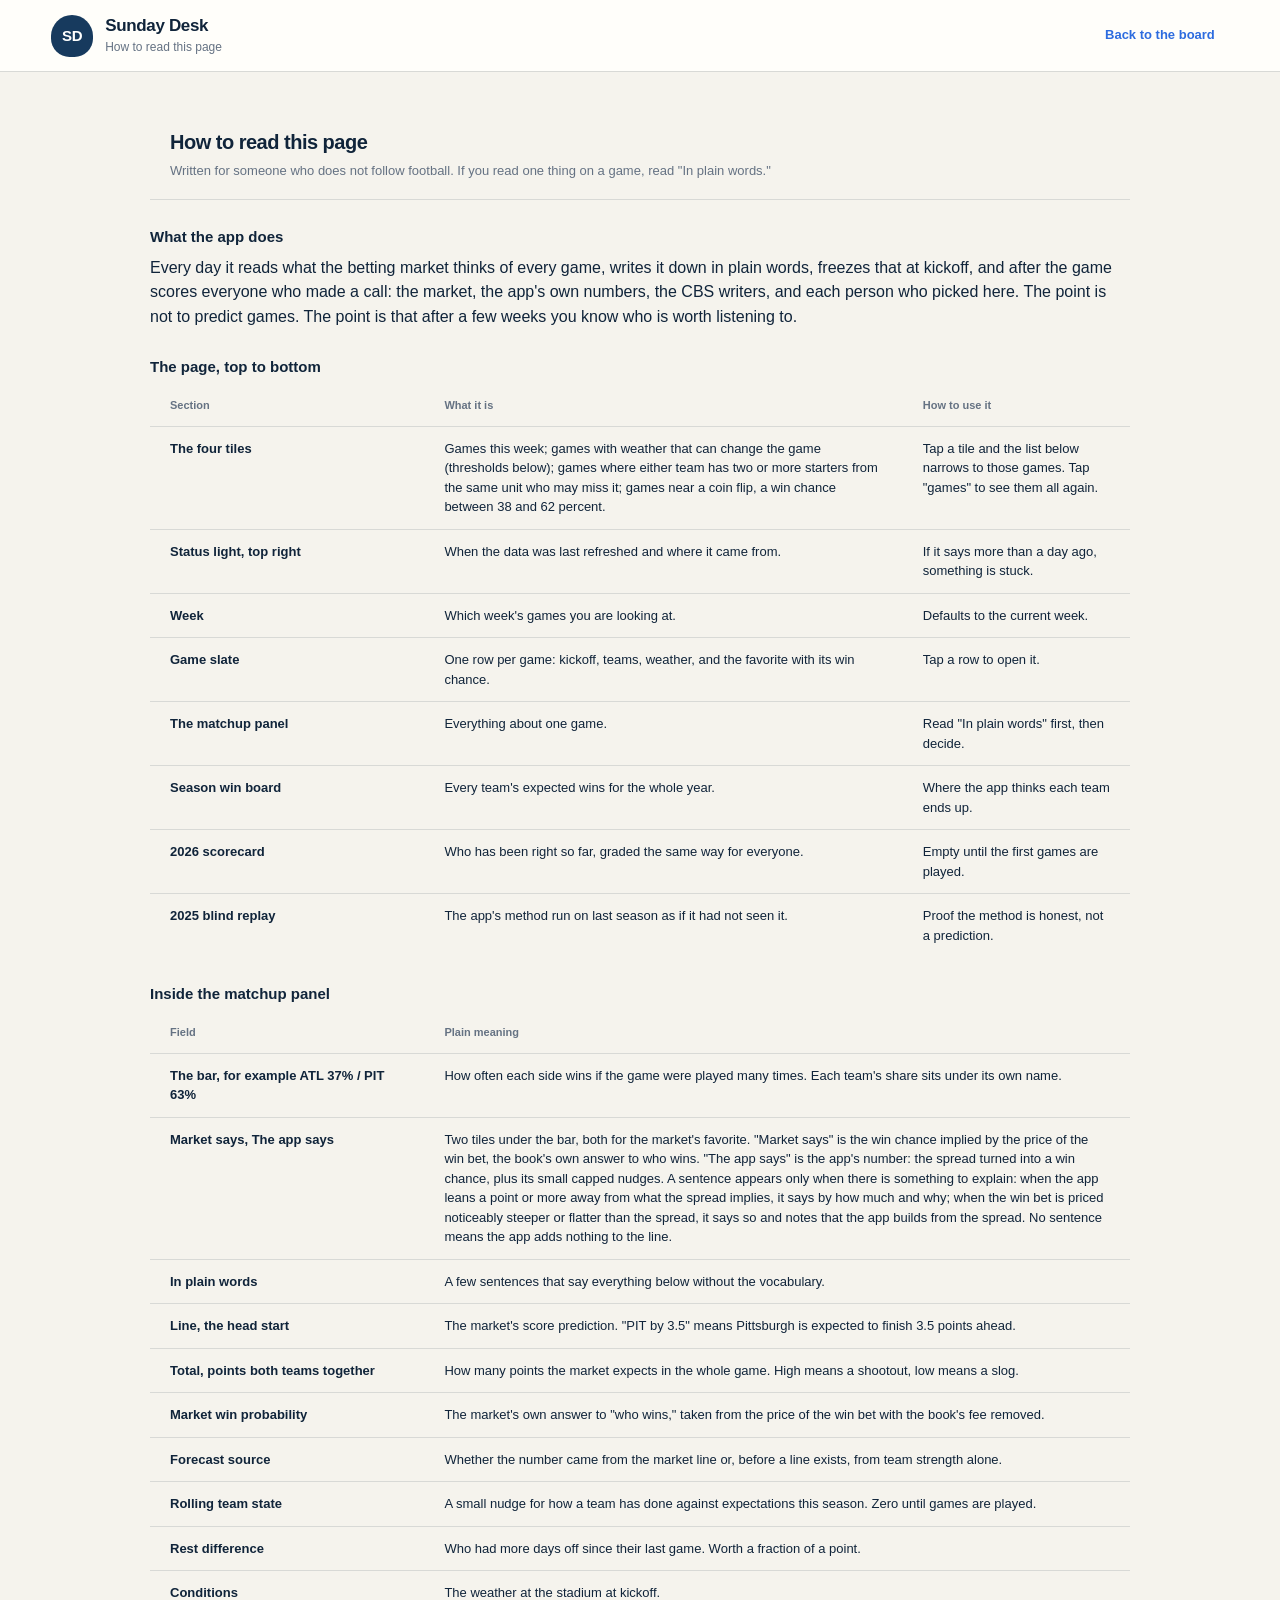
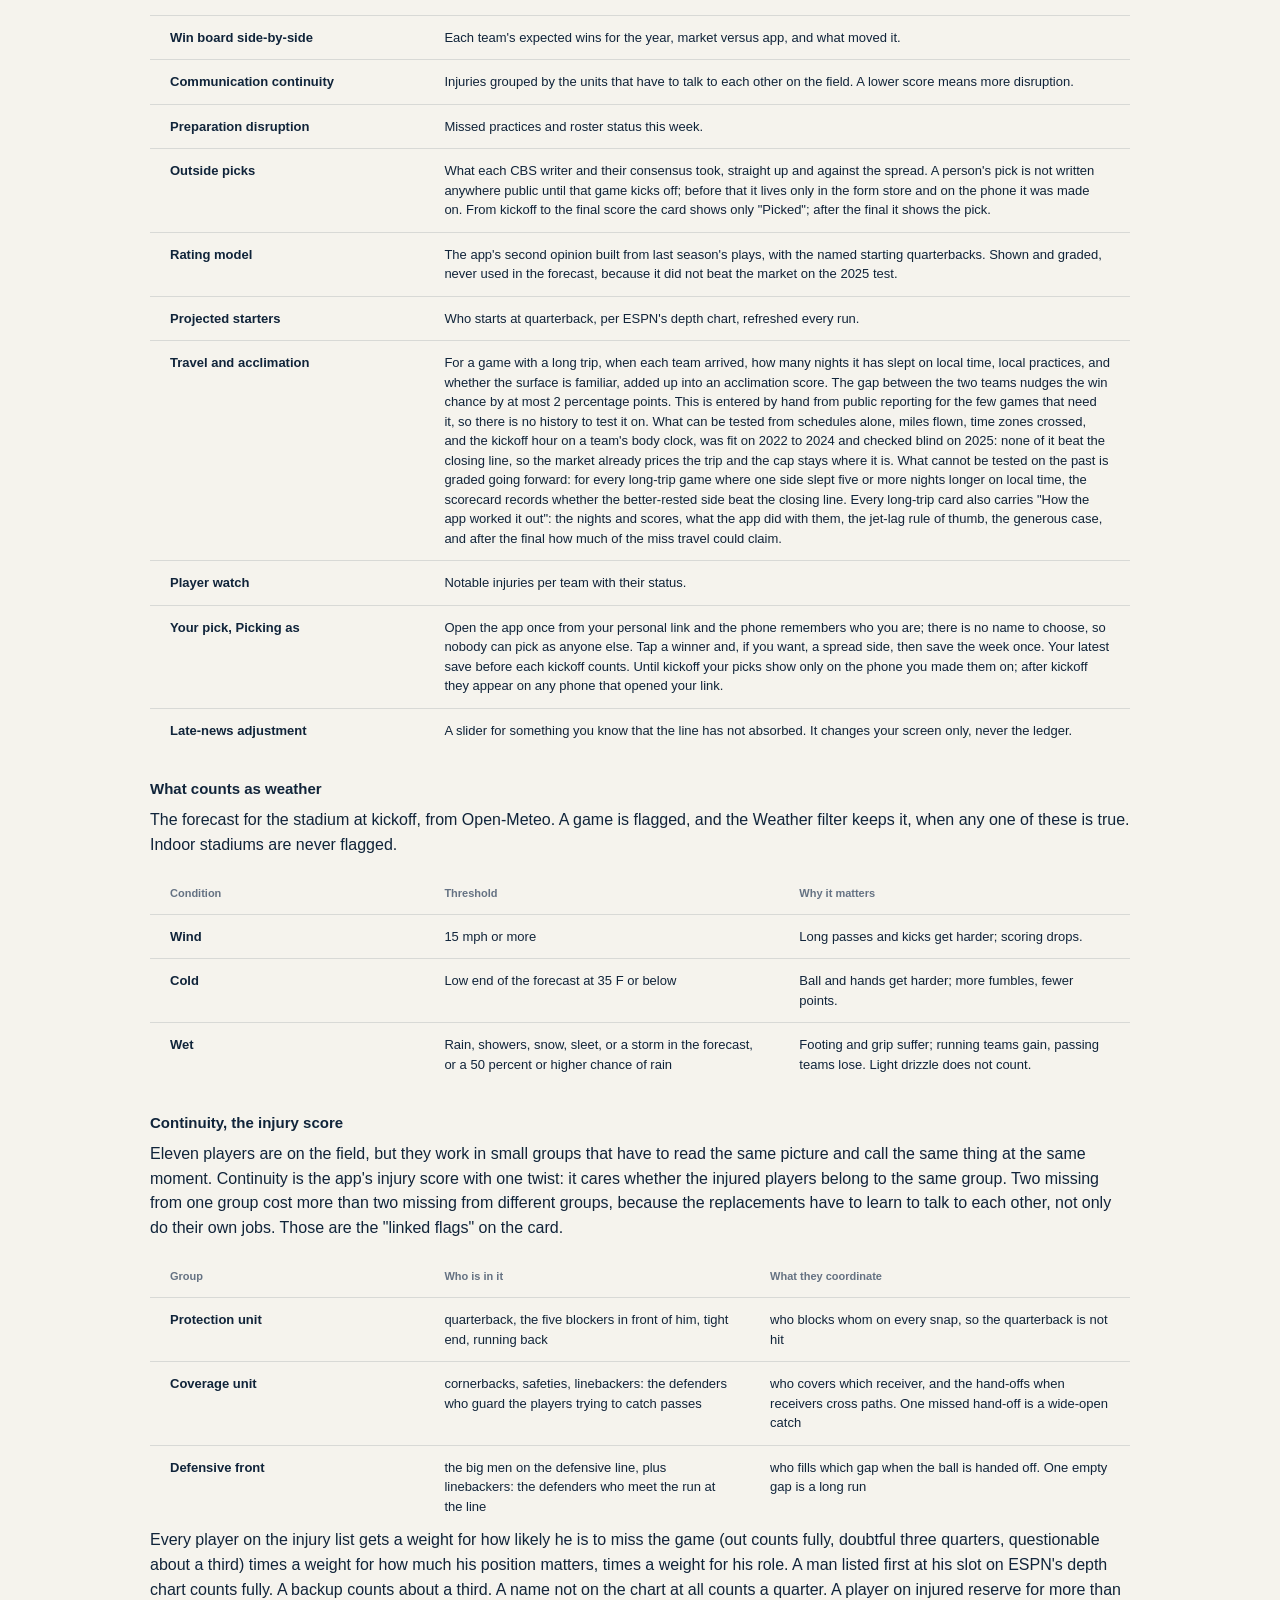
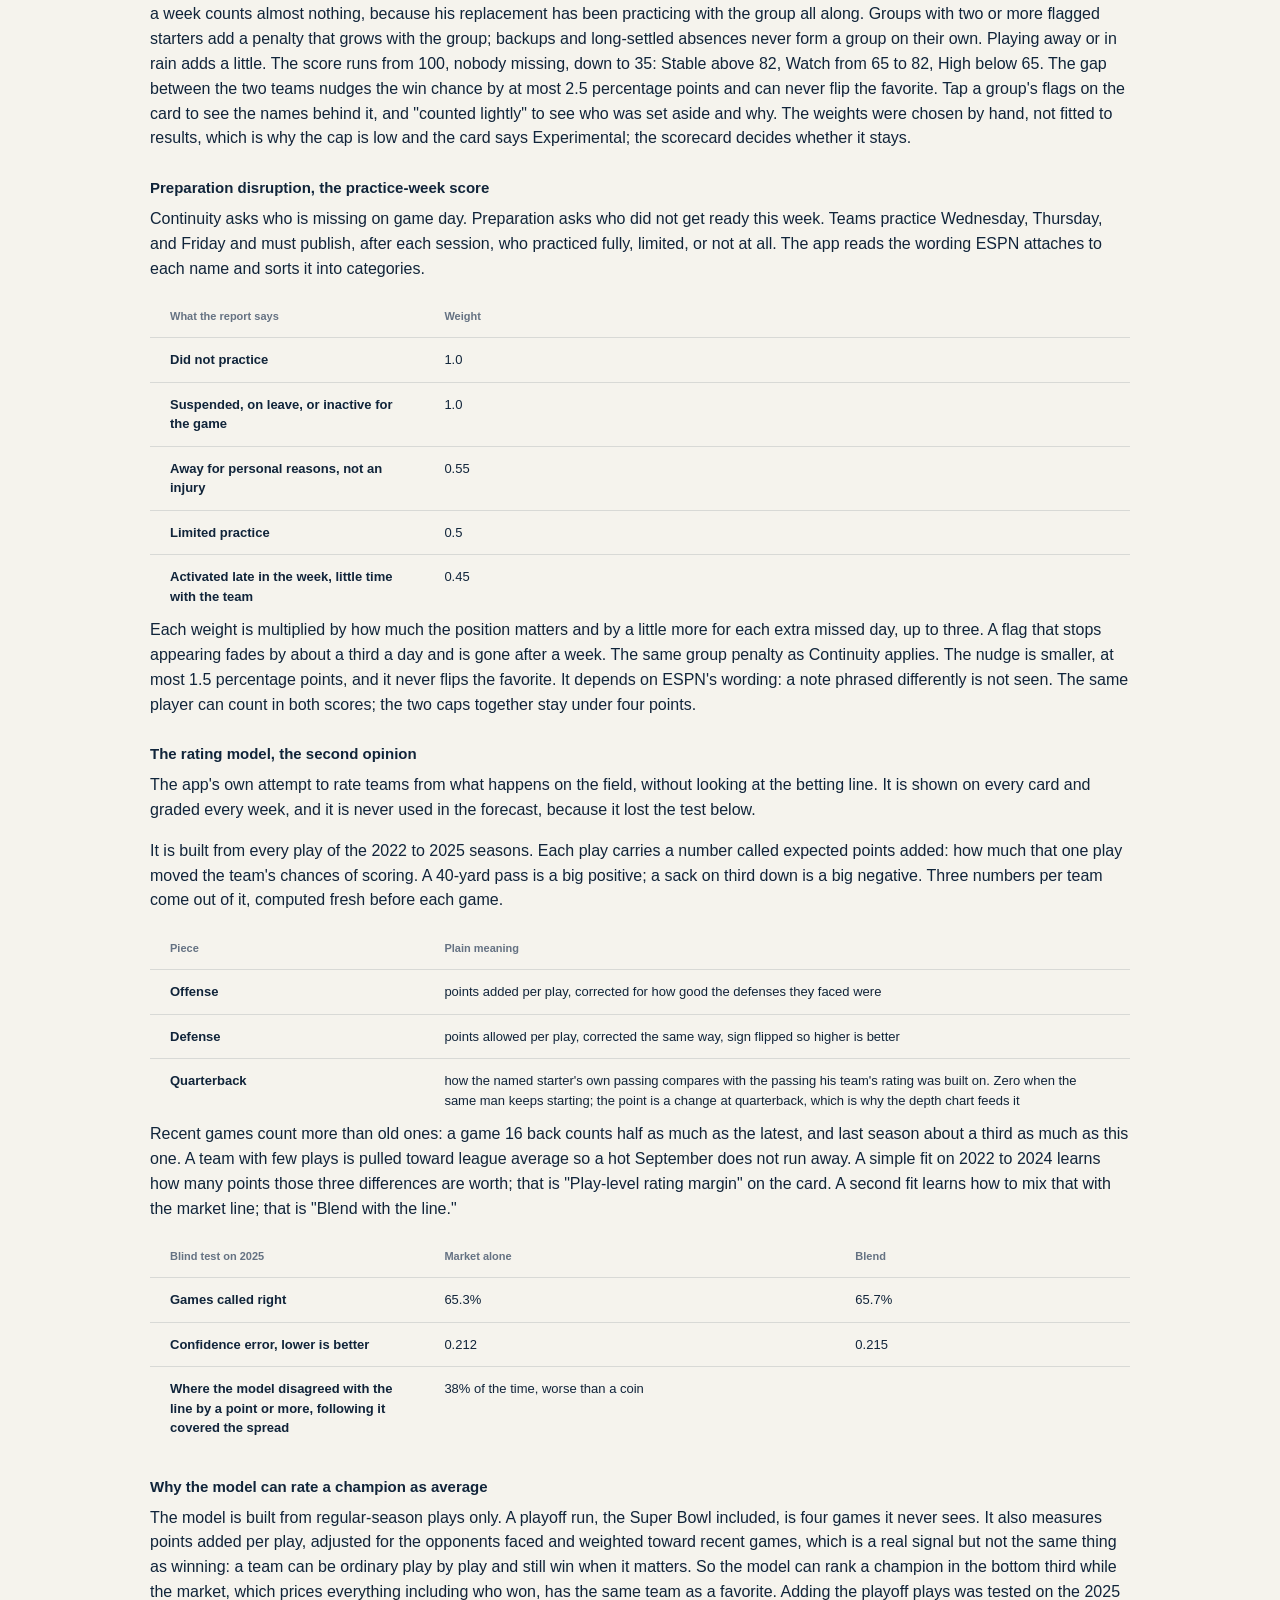
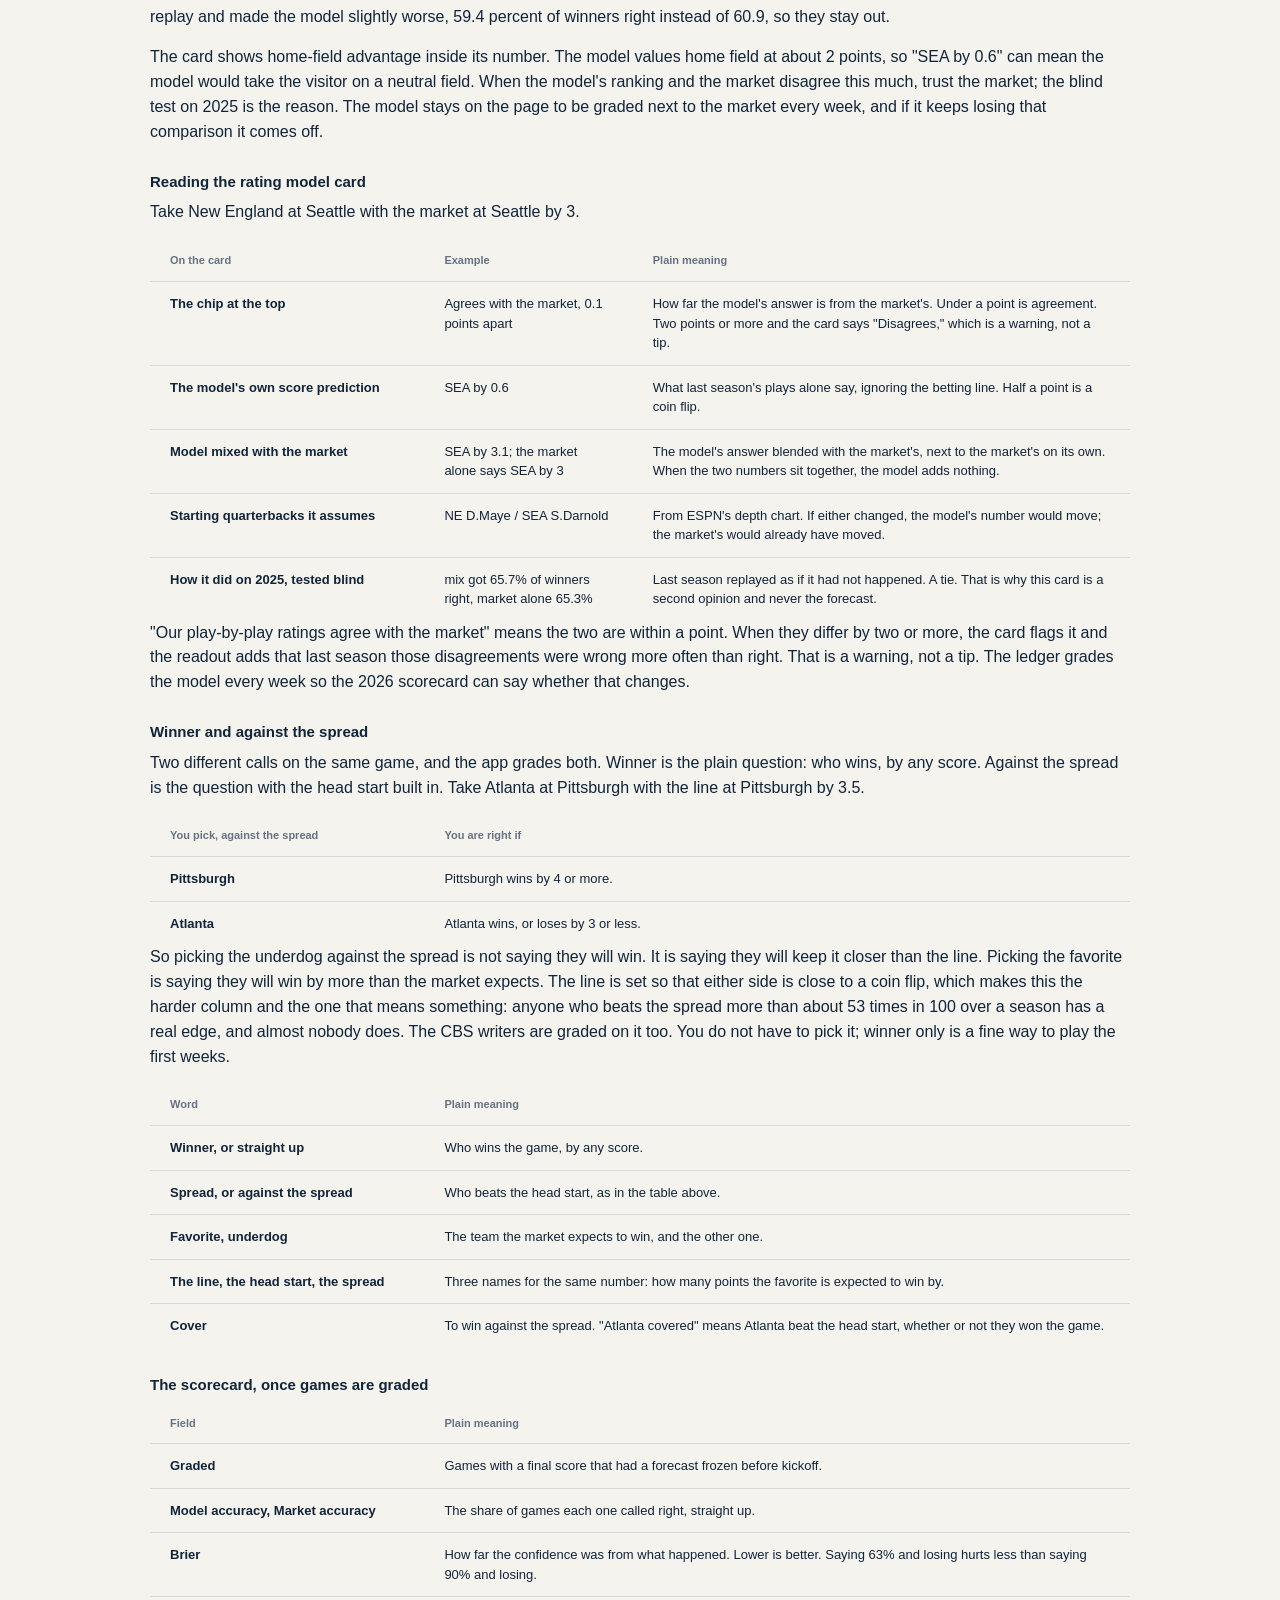
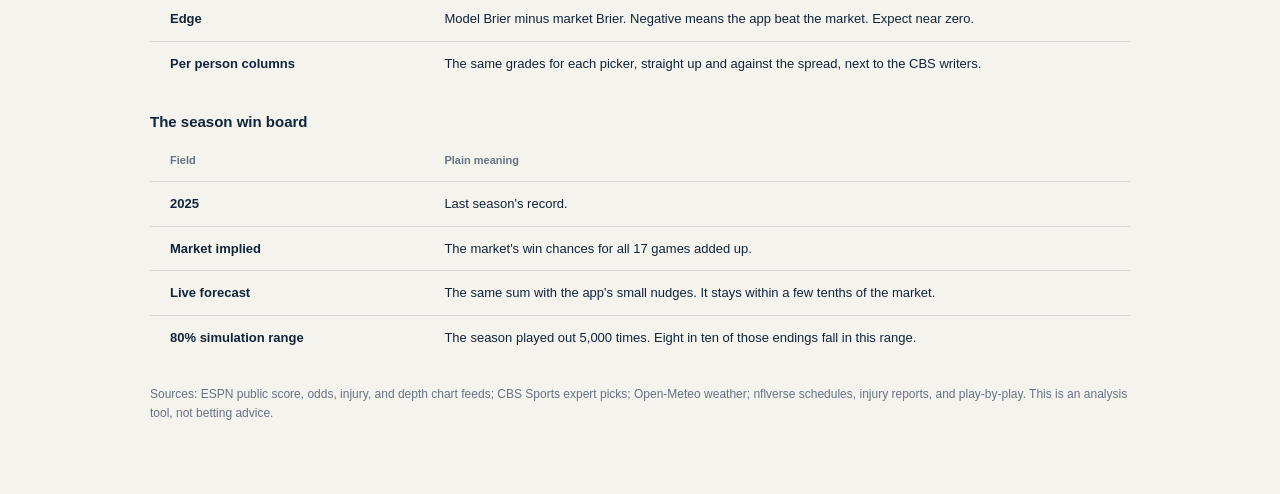
<file: guide.html>
<!doctype html>
<html lang="en">
<head>
  <meta charset="utf-8">
  <meta name="viewport" content="width=device-width, initial-scale=1">
  <meta name="description" content="What Sunday Desk does and what every number on it means, in plain words.">
  <title>How to read Sunday Desk</title>
  <link rel="stylesheet" href="styles.css">
  <link rel="manifest" href="site.webmanifest">
  <link rel="apple-touch-icon" href="icons/icon-180.png">
  <link rel="icon" href="icons/icon-192.png" type="image/png">
  <meta name="theme-color" content="#173a5e">
  <meta name="apple-mobile-web-app-capable" content="yes">
  <meta name="apple-mobile-web-app-title" content="Sunday Desk">
  <meta name="apple-mobile-web-app-status-bar-style" content="default">
</head>
<body class="guide-page">
  <header class="masthead">
    <a class="brand" href="index.html" aria-label="Back to Sunday Desk">
      <span class="brand-mark" aria-hidden="true">SD</span>
      <span>
        <strong>Sunday Desk</strong>
        <small>How to read this page</small>
      </span>
    </a>
    <a class="masthead-link" href="index.html">Back to the board</a>
  </header>
  <main>
    <section class="guide" id="guide" aria-labelledby="guideTitle">
      <div class="section-head">
        <div>
          <h2 id="guideTitle">How to read this page</h2>
          <p>Written for someone who does not follow football. If you read one thing on a game, read "In plain words."</p>
        </div>
      </div>

      <h3>What the app does</h3>
      <p>Every day it reads what the betting market thinks of every game, writes it down in plain words, freezes that at kickoff, and after the game scores everyone who made a call: the market, the app's own numbers, the CBS writers, and each person who picked here. The point is not to predict games. The point is that after a few weeks you know who is worth listening to.</p>

      <h3 id="guide-page">The page, top to bottom</h3>
      <div class="table-wrap"><table class="guide-table">
        <thead><tr><th scope="col">Section</th><th scope="col">What it is</th><th scope="col">How to use it</th></tr></thead>
        <tbody>
          <tr><td>The four tiles</td><td>Games this week; games with weather that can change the game (thresholds below); games where either team has two or more starters from the same unit who may miss it; games near a coin flip, a win chance between 38 and 62 percent.</td><td>Tap a tile and the list below narrows to those games. Tap "games" to see them all again.</td></tr>
          <tr><td>Status light, top right</td><td>When the data was last refreshed and where it came from.</td><td>If it says more than a day ago, something is stuck.</td></tr>
          <tr><td>Week</td><td>Which week's games you are looking at.</td><td>Defaults to the current week.</td></tr>
          <tr><td>Game slate</td><td>One row per game: kickoff, teams, weather, and the favorite with its win chance.</td><td>Tap a row to open it.</td></tr>
          <tr><td>The matchup panel</td><td>Everything about one game.</td><td>Read "In plain words" first, then decide.</td></tr>
          <tr><td>Season win board</td><td>Every team's expected wins for the whole year.</td><td>Where the app thinks each team ends up.</td></tr>
          <tr><td>2026 scorecard</td><td>Who has been right so far, graded the same way for everyone.</td><td>Empty until the first games are played.</td></tr>
          <tr><td>2025 blind replay</td><td>The app's method run on last season as if it had not seen it.</td><td>Proof the method is honest, not a prediction.</td></tr>
        </tbody>
      </table></div>

      <h3 id="guide-matchup">Inside the matchup panel</h3>
      <div class="table-wrap"><table class="guide-table">
        <thead><tr><th scope="col">Field</th><th scope="col">Plain meaning</th></tr></thead>
        <tbody>
          <tr><td>The bar, for example ATL 37% / PIT 63%</td><td>How often each side wins if the game were played many times. Each team's share sits under its own name.</td></tr>
          <tr><td>Market says, The app says</td><td>Two tiles under the bar, both for the market's favorite. "Market says" is the win chance implied by the price of the win bet, the book's own answer to who wins. "The app says" is the app's number: the spread turned into a win chance, plus its small capped nudges. A sentence appears only when there is something to explain: when the app leans a point or more away from what the spread implies, it says by how much and why; when the win bet is priced noticeably steeper or flatter than the spread, it says so and notes that the app builds from the spread. No sentence means the app adds nothing to the line.</td></tr>
          <tr><td>In plain words</td><td>A few sentences that say everything below without the vocabulary.</td></tr>
          <tr><td>Line, the head start</td><td>The market's score prediction. "PIT by 3.5" means Pittsburgh is expected to finish 3.5 points ahead.</td></tr>
          <tr><td>Total, points both teams together</td><td>How many points the market expects in the whole game. High means a shootout, low means a slog.</td></tr>
          <tr><td>Market win probability</td><td>The market's own answer to "who wins," taken from the price of the win bet with the book's fee removed.</td></tr>
          <tr><td>Forecast source</td><td>Whether the number came from the market line or, before a line exists, from team strength alone.</td></tr>
          <tr><td>Rolling team state</td><td>A small nudge for how a team has done against expectations this season. Zero until games are played.</td></tr>
          <tr><td>Rest difference</td><td>Who had more days off since their last game. Worth a fraction of a point.</td></tr>
          <tr><td>Conditions</td><td>The weather at the stadium at kickoff.</td></tr>
          <tr><td>Win board side-by-side</td><td>Each team's expected wins for the year, market versus app, and what moved it.</td></tr>
          <tr><td>Communication continuity</td><td>Injuries grouped by the units that have to talk to each other on the field. A lower score means more disruption.</td></tr>
          <tr><td>Preparation disruption</td><td>Missed practices and roster status this week.</td></tr>
          <tr><td>Outside picks</td><td>What each CBS writer and their consensus took, straight up and against the spread. A person&#39;s pick is not written anywhere public until that game kicks off; before that it lives only in the form store and on the phone it was made on. From kickoff to the final score the card shows only "Picked"; after the final it shows the pick.</td></tr>
          <tr><td>Rating model</td><td>The app's second opinion built from last season's plays, with the named starting quarterbacks. Shown and graded, never used in the forecast, because it did not beat the market on the 2025 test.</td></tr>
          <tr><td>Projected starters</td><td>Who starts at quarterback, per ESPN's depth chart, refreshed every run.</td></tr>
          <tr><td>Travel and acclimation</td><td>For a game with a long trip, when each team arrived, how many nights it has slept on local time, local practices, and whether the surface is familiar, added up into an acclimation score. The gap between the two teams nudges the win chance by at most 2 percentage points. This is entered by hand from public reporting for the few games that need it, so there is no history to test it on. What can be tested from schedules alone, miles flown, time zones crossed, and the kickoff hour on a team's body clock, was fit on 2022 to 2024 and checked blind on 2025: none of it beat the closing line, so the market already prices the trip and the cap stays where it is. What cannot be tested on the past is graded going forward: for every long-trip game where one side slept five or more nights longer on local time, the scorecard records whether the better-rested side beat the closing line. Every long-trip card also carries "How the app worked it out": the nights and scores, what the app did with them, the jet-lag rule of thumb, the generous case, and after the final how much of the miss travel could claim.</td></tr>
          <tr><td>Player watch</td><td>Notable injuries per team with their status.</td></tr>
          <tr><td>Your pick, Picking as</td><td>Open the app once from your personal link and the phone remembers who you are; there is no name to choose, so nobody can pick as anyone else. Tap a winner and, if you want, a spread side, then save the week once. Your latest save before each kickoff counts. Until kickoff your picks show only on the phone you made them on; after kickoff they appear on any phone that opened your link.</td></tr>
          <tr><td>Late-news adjustment</td><td>A slider for something you know that the line has not absorbed. It changes your screen only, never the ledger.</td></tr>
        </tbody>
      </table></div>

      <h3 id="guide-weather">What counts as weather</h3>
      <p>The forecast for the stadium at kickoff, from Open-Meteo. A game is flagged, and the Weather filter keeps it, when any one of these is true. Indoor stadiums are never flagged.</p>
      <div class="table-wrap"><table class="guide-table">
        <thead><tr><th scope="col">Condition</th><th scope="col">Threshold</th><th scope="col">Why it matters</th></tr></thead>
        <tbody>
          <tr><td>Wind</td><td>15 mph or more</td><td>Long passes and kicks get harder; scoring drops.</td></tr>
          <tr><td>Cold</td><td>Low end of the forecast at 35 F or below</td><td>Ball and hands get harder; more fumbles, fewer points.</td></tr>
          <tr><td>Wet</td><td>Rain, showers, snow, sleet, or a storm in the forecast, or a 50 percent or higher chance of rain</td><td>Footing and grip suffer; running teams gain, passing teams lose. Light drizzle does not count.</td></tr>
        </tbody>
      </table></div>

      <h3 id="guide-continuity">Continuity, the injury score</h3>
      <p>Eleven players are on the field, but they work in small groups that have to read the same picture and call the same thing at the same moment. Continuity is the app's injury score with one twist: it cares whether the injured players belong to the same group. Two missing from one group cost more than two missing from different groups, because the replacements have to learn to talk to each other, not only do their own jobs. Those are the "linked flags" on the card.</p>
      <div class="table-wrap"><table class="guide-table">
        <thead><tr><th scope="col">Group</th><th scope="col">Who is in it</th><th scope="col">What they coordinate</th></tr></thead>
        <tbody>
          <tr><td>Protection unit</td><td>quarterback, the five blockers in front of him, tight end, running back</td><td>who blocks whom on every snap, so the quarterback is not hit</td></tr>
          <tr><td>Coverage unit</td><td>cornerbacks, safeties, linebackers: the defenders who guard the players trying to catch passes</td><td>who covers which receiver, and the hand-offs when receivers cross paths. One missed hand-off is a wide-open catch</td></tr>
          <tr><td>Defensive front</td><td>the big men on the defensive line, plus linebackers: the defenders who meet the run at the line</td><td>who fills which gap when the ball is handed off. One empty gap is a long run</td></tr>
        </tbody>
      </table></div>
      <p>Every player on the injury list gets a weight for how likely he is to miss the game (out counts fully, doubtful three quarters, questionable about a third) times a weight for how much his position matters, times a weight for his role. A man listed first at his slot on ESPN's depth chart counts fully. A backup counts about a third. A name not on the chart at all counts a quarter. A player on injured reserve for more than a week counts almost nothing, because his replacement has been practicing with the group all along. Groups with two or more flagged starters add a penalty that grows with the group; backups and long-settled absences never form a group on their own. Playing away or in rain adds a little. The score runs from 100, nobody missing, down to 35: Stable above 82, Watch from 65 to 82, High below 65. The gap between the two teams nudges the win chance by at most 2.5 percentage points and can never flip the favorite. Tap a group's flags on the card to see the names behind it, and "counted lightly" to see who was set aside and why. The weights were chosen by hand, not fitted to results, which is why the cap is low and the card says Experimental; the scorecard decides whether it stays.</p>

      <h3 id="guide-preparation">Preparation disruption, the practice-week score</h3>
      <p>Continuity asks who is missing on game day. Preparation asks who did not get ready this week. Teams practice Wednesday, Thursday, and Friday and must publish, after each session, who practiced fully, limited, or not at all. The app reads the wording ESPN attaches to each name and sorts it into categories.</p>
      <div class="table-wrap"><table class="guide-table">
        <thead><tr><th scope="col">What the report says</th><th scope="col">Weight</th></tr></thead>
        <tbody>
          <tr><td>Did not practice</td><td>1.0</td></tr>
          <tr><td>Suspended, on leave, or inactive for the game</td><td>1.0</td></tr>
          <tr><td>Away for personal reasons, not an injury</td><td>0.55</td></tr>
          <tr><td>Limited practice</td><td>0.5</td></tr>
          <tr><td>Activated late in the week, little time with the team</td><td>0.45</td></tr>
        </tbody>
      </table></div>
      <p>Each weight is multiplied by how much the position matters and by a little more for each extra missed day, up to three. A flag that stops appearing fades by about a third a day and is gone after a week. The same group penalty as Continuity applies. The nudge is smaller, at most 1.5 percentage points, and it never flips the favorite. It depends on ESPN's wording: a note phrased differently is not seen. The same player can count in both scores; the two caps together stay under four points.</p>

      <h3 id="guide-rating">The rating model, the second opinion</h3>
      <p>The app's own attempt to rate teams from what happens on the field, without looking at the betting line. It is shown on every card and graded every week, and it is never used in the forecast, because it lost the test below.</p>
      <p>It is built from every play of the 2022 to 2025 seasons. Each play carries a number called expected points added: how much that one play moved the team's chances of scoring. A 40-yard pass is a big positive; a sack on third down is a big negative. Three numbers per team come out of it, computed fresh before each game.</p>
      <div class="table-wrap"><table class="guide-table">
        <thead><tr><th scope="col">Piece</th><th scope="col">Plain meaning</th></tr></thead>
        <tbody>
          <tr><td>Offense</td><td>points added per play, corrected for how good the defenses they faced were</td></tr>
          <tr><td>Defense</td><td>points allowed per play, corrected the same way, sign flipped so higher is better</td></tr>
          <tr><td>Quarterback</td><td>how the named starter's own passing compares with the passing his team's rating was built on. Zero when the same man keeps starting; the point is a change at quarterback, which is why the depth chart feeds it</td></tr>
        </tbody>
      </table></div>
      <p>Recent games count more than old ones: a game 16 back counts half as much as the latest, and last season about a third as much as this one. A team with few plays is pulled toward league average so a hot September does not run away. A simple fit on 2022 to 2024 learns how many points those three differences are worth; that is "Play-level rating margin" on the card. A second fit learns how to mix that with the market line; that is "Blend with the line."</p>
      <div class="table-wrap"><table class="guide-table">
        <thead><tr><th scope="col">Blind test on 2025</th><th scope="col">Market alone</th><th scope="col">Blend</th></tr></thead>
        <tbody>
          <tr><td>Games called right</td><td>65.3%</td><td>65.7%</td></tr>
          <tr><td>Confidence error, lower is better</td><td>0.212</td><td>0.215</td></tr>
          <tr><td>Where the model disagreed with the line by a point or more, following it covered the spread</td><td colspan="2">38% of the time, worse than a coin</td></tr>
        </tbody>
      </table></div>
      <h3 id="guide-rating-limits">Why the model can rate a champion as average</h3>
      <p>The model is built from regular-season plays only. A playoff run, the Super Bowl included, is four games it never sees. It also measures points added per play, adjusted for the opponents faced and weighted toward recent games, which is a real signal but not the same thing as winning: a team can be ordinary play by play and still win when it matters. So the model can rank a champion in the bottom third while the market, which prices everything including who won, has the same team as a favorite. Adding the playoff plays was tested on the 2025 replay and made the model slightly worse, 59.4 percent of winners right instead of 60.9, so they stay out.</p>
      <p>The card shows home-field advantage inside its number. The model values home field at about 2 points, so "SEA by 0.6" can mean the model would take the visitor on a neutral field. When the model's ranking and the market disagree this much, trust the market; the blind test on 2025 is the reason. The model stays on the page to be graded next to the market every week, and if it keeps losing that comparison it comes off.</p>

      <h3 id="guide-rating-card">Reading the rating model card</h3>
      <p>Take New England at Seattle with the market at Seattle by 3.</p>
      <div class="table-wrap"><table class="guide-table">
        <thead><tr><th scope="col">On the card</th><th scope="col">Example</th><th scope="col">Plain meaning</th></tr></thead>
        <tbody>
          <tr><td>The chip at the top</td><td>Agrees with the market, 0.1 points apart</td><td>How far the model's answer is from the market's. Under a point is agreement. Two points or more and the card says "Disagrees," which is a warning, not a tip.</td></tr>
          <tr><td>The model's own score prediction</td><td>SEA by 0.6</td><td>What last season's plays alone say, ignoring the betting line. Half a point is a coin flip.</td></tr>
          <tr><td>Model mixed with the market</td><td>SEA by 3.1; the market alone says SEA by 3</td><td>The model's answer blended with the market's, next to the market's on its own. When the two numbers sit together, the model adds nothing.</td></tr>
          <tr><td>Starting quarterbacks it assumes</td><td>NE D.Maye / SEA S.Darnold</td><td>From ESPN's depth chart. If either changed, the model's number would move; the market's would already have moved.</td></tr>
          <tr><td>How it did on 2025, tested blind</td><td>mix got 65.7% of winners right, market alone 65.3%</td><td>Last season replayed as if it had not happened. A tie. That is why this card is a second opinion and never the forecast.</td></tr>
        </tbody>
      </table></div>
      <p>"Our play-by-play ratings agree with the market" means the two are within a point. When they differ by two or more, the card flags it and the readout adds that last season those disagreements were wrong more often than right. That is a warning, not a tip. The ledger grades the model every week so the 2026 scorecard can say whether that changes.</p>

      <h3 id="guide-words">Winner and against the spread</h3>
      <p>Two different calls on the same game, and the app grades both. Winner is the plain question: who wins, by any score. Against the spread is the question with the head start built in. Take Atlanta at Pittsburgh with the line at Pittsburgh by 3.5.</p>
      <div class="table-wrap"><table class="guide-table">
        <thead><tr><th scope="col">You pick, against the spread</th><th scope="col">You are right if</th></tr></thead>
        <tbody>
          <tr><td>Pittsburgh</td><td>Pittsburgh wins by 4 or more.</td></tr>
          <tr><td>Atlanta</td><td>Atlanta wins, or loses by 3 or less.</td></tr>
        </tbody>
      </table></div>
      <p>So picking the underdog against the spread is not saying they will win. It is saying they will keep it closer than the line. Picking the favorite is saying they will win by more than the market expects. The line is set so that either side is close to a coin flip, which makes this the harder column and the one that means something: anyone who beats the spread more than about 53 times in 100 over a season has a real edge, and almost nobody does. The CBS writers are graded on it too. You do not have to pick it; winner only is a fine way to play the first weeks.</p>
      <div class="table-wrap"><table class="guide-table">
        <thead><tr><th scope="col">Word</th><th scope="col">Plain meaning</th></tr></thead>
        <tbody>
          <tr><td>Winner, or straight up</td><td>Who wins the game, by any score.</td></tr>
          <tr><td>Spread, or against the spread</td><td>Who beats the head start, as in the table above.</td></tr>
          <tr><td>Favorite, underdog</td><td>The team the market expects to win, and the other one.</td></tr>
          <tr><td>The line, the head start, the spread</td><td>Three names for the same number: how many points the favorite is expected to win by.</td></tr>
          <tr><td>Cover</td><td>To win against the spread. "Atlanta covered" means Atlanta beat the head start, whether or not they won the game.</td></tr>
        </tbody>
      </table></div>

      <h3 id="guide-scorecard">The scorecard, once games are graded</h3>
      <div class="table-wrap"><table class="guide-table">
        <thead><tr><th scope="col">Field</th><th scope="col">Plain meaning</th></tr></thead>
        <tbody>
          <tr><td>Graded</td><td>Games with a final score that had a forecast frozen before kickoff.</td></tr>
          <tr><td>Model accuracy, Market accuracy</td><td>The share of games each one called right, straight up.</td></tr>
          <tr><td>Brier</td><td>How far the confidence was from what happened. Lower is better. Saying 63% and losing hurts less than saying 90% and losing.</td></tr>
          <tr><td>Edge</td><td>Model Brier minus market Brier. Negative means the app beat the market. Expect near zero.</td></tr>
          <tr><td>Per person columns</td><td>The same grades for each picker, straight up and against the spread, next to the CBS writers.</td></tr>
        </tbody>
      </table></div>

      <h3 id="guide-board">The season win board</h3>
      <div class="table-wrap"><table class="guide-table">
        <thead><tr><th scope="col">Field</th><th scope="col">Plain meaning</th></tr></thead>
        <tbody>
          <tr><td>2025</td><td>Last season's record.</td></tr>
          <tr><td>Market implied</td><td>The market's win chances for all 17 games added up.</td></tr>
          <tr><td>Live forecast</td><td>The same sum with the app's small nudges. It stays within a few tenths of the market.</td></tr>
          <tr><td>80% simulation range</td><td>The season played out 5,000 times. Eight in ten of those endings fall in this range.</td></tr>
        </tbody>
      </table></div>

      <p class="source-line">Sources: ESPN public score, odds, injury, and depth chart feeds; CBS Sports expert picks; Open-Meteo weather; nflverse schedules, injury reports, and play-by-play. This is an analysis tool, not betting advice.</p>
    </section>
  </main>
  <script>
    // Safari on iOS can drop the jump to a named section on page load when smooth scrolling
    // is on. Do the jump ourselves, after the page has laid out, and again if the hash changes.
    (function () {
      function jump() {
        var id = location.hash.replace("#", "");
        var target = id && document.getElementById(id);
        if (target) target.scrollIntoView({ block: "start", behavior: "auto" });
      }
      window.addEventListener("load", function () { setTimeout(jump, 0); setTimeout(jump, 250); });
      window.addEventListener("hashchange", jump);
    })();
  </script>
</body>
</html>
</file>
<file: styles.css>
:root {
  color-scheme: light;
  --ink: #10243a;
  --navy: #173a5e;
  --blue: #2d6cdf;
  --orange: #d9632f;
  --green: #167861;
  --paper: #f5f3ed;
  --white: #fffefa;
  --muted: #657283;
  --line: #d8d9d6;
  --soft-blue: #e7eefb;
  --soft-orange: #faece4;
  --shadow: 0 18px 48px rgba(21, 45, 70, 0.09);
  --radius: 14px;
}

* { box-sizing: border-box; }
[hidden] { display: none !important; }

html { scroll-behavior: smooth; }

body {
  margin: 0;
  background: var(--paper);
  color: var(--ink);
  font-family: "Avenir Next", Avenir, "Segoe UI", sans-serif;
  line-height: 1.45;
}

button, input, select { font: inherit; }
button { color: inherit; }

:focus-visible {
  outline: 3px solid rgba(45, 108, 223, 0.45);
  outline-offset: 3px;
}

.masthead {
  min-height: 72px;
  padding: 14px clamp(20px, 4vw, 64px);
  display: flex;
  align-items: center;
  justify-content: space-between;
  gap: 20px;
  background: var(--white);
  border-bottom: 1px solid var(--line);
}

.brand {
  color: inherit;
  display: flex;
  align-items: center;
  gap: 12px;
  text-decoration: none;
}

.brand-mark {
  width: 42px;
  height: 42px;
  display: grid;
  place-items: center;
  background: var(--navy);
  color: white;
  border-radius: 50% 50% 44% 44%;
  font-family: "Arial Narrow", sans-serif;
  font-size: 15px;
  font-weight: 800;
  letter-spacing: -0.02em;
}

.brand strong, .brand small { display: block; }
.brand strong { font-size: 17px; letter-spacing: -0.02em; }
.brand small { color: var(--muted); font-size: 12px; }

.run-status {
  display: flex;
  align-items: center;
  gap: 9px;
  color: var(--muted);
  font-size: 13px;
  text-align: right;
  white-space: nowrap;
}

.status-light {
  width: 9px;
  height: 9px;
  border-radius: 50%;
  background: var(--orange);
  box-shadow: 0 0 0 4px rgba(217, 99, 47, 0.12);
}

.run-status.is-current .status-light {
  background: var(--green);
  box-shadow: 0 0 0 4px rgba(22, 120, 97, 0.12);
}

main { max-width: 1500px; margin: 0 auto; padding: 0 clamp(20px, 4vw, 64px) 72px; }

.control-strip {
  padding: 46px 0 28px;
  display: flex;
  align-items: end;
  justify-content: space-between;
  gap: 28px;
}

.date-line { margin: 0 0 7px; color: var(--blue); font-weight: 700; }
h1, h2, p { margin-top: 0; }
h1 {
  max-width: 760px;
  margin-bottom: 0;
  font-family: "Arial Narrow", "Avenir Next Condensed", sans-serif;
  font-size: clamp(36px, 5vw, 66px);
  line-height: 0.98;
  letter-spacing: -0.045em;
}
h2 { margin-bottom: 5px; font-size: 20px; letter-spacing: -0.025em; }

.week-control { min-width: 150px; }
.week-control label, .search-field span {
  display: block;
  margin-bottom: 6px;
  color: var(--muted);
  font-size: 12px;
  font-weight: 700;
}

select, input {
  width: 100%;
  border: 1px solid var(--line);
  border-radius: 8px;
  background: var(--white);
  color: var(--ink);
  padding: 10px 12px;
}

.pulse {
  display: grid;
  grid-template-columns: repeat(4, 1fr);
  grid-auto-rows: 1fr;
  background: var(--navy);
  color: white;
  border-radius: var(--radius);
  overflow: hidden;
  box-shadow: var(--shadow);
}

.pulse > * { padding: 20px 22px 18px; border-right: 1px solid rgba(255,255,255,.16); }
.pulse > *:last-child { border-right: 0; }
.pulse strong { display: block; font-family: "Arial Narrow", sans-serif; font-size: 30px; line-height: 1; margin-bottom: 8px; }
.pulse span { color: #c8d5e3; font-size: 12px; }

.workspace {
  margin-top: 26px;
  display: grid;
  grid-template-columns: minmax(0, 1.45fr) minmax(360px, .75fr);
  gap: 22px;
  align-items: start;
}

.slate-panel, .detail-panel, .season-panel, .backtest-panel {
  background: var(--white);
  border: 1px solid var(--line);
  border-radius: var(--radius);
  box-shadow: var(--shadow);
}

.section-head {
  min-height: 78px;
  padding: 18px 20px;
  display: flex;
  align-items: center;
  justify-content: space-between;
  gap: 20px;
  border-bottom: 1px solid var(--line);
}

.section-head p { margin: 0; color: var(--muted); font-size: 13px; }
.filters { display: flex; gap: 5px; flex-wrap: wrap; justify-content: flex-end; }
.filter {
  padding: 6px 10px;
  border: 1px solid transparent;
  border-radius: 999px;
  background: transparent;
  font-size: 12px;
  cursor: pointer;
}
.filter:hover { background: var(--paper); }
.filter.is-active { background: var(--soft-blue); border-color: #c9d9f7; color: #174d9e; }

.game-list { display: grid; }
.game-row {
  width: 100%;
  min-width: 0;
  min-height: 102px;
  padding: 14px 18px;
  display: grid;
  grid-template-columns: 100px minmax(220px, 1.25fr) minmax(150px, .7fr) 126px;
  align-items: center;
  gap: 16px;
  border: 0;
  border-bottom: 1px solid var(--line);
  background: transparent;
  text-align: left;
  cursor: pointer;
}
.game-row:last-child { border-bottom: 0; }
.game-row:hover, .game-row.is-selected { background: #f2f6fc; }
.game-row.is-selected { box-shadow: inset 4px 0 var(--blue); }
.kickoff { color: var(--muted); font-size: 12px; }
.kickoff strong { display: block; color: var(--ink); font-size: 14px; }

.team-line { display: flex; align-items: center; gap: 9px; min-width: 0; }
.team-line + .team-line { margin-top: 7px; }
.team-line img { width: 27px; height: 27px; object-fit: contain; }
.team-line strong { overflow: hidden; text-overflow: ellipsis; white-space: nowrap; }
.team-line small { margin-left: auto; color: var(--muted); }

.condition-chip, .source-chip {
  display: inline-flex;
  align-items: center;
  gap: 5px;
  width: fit-content;
  padding: 4px 8px;
  border-radius: 999px;
  background: var(--paper);
  color: var(--muted);
  font-size: 11px;
}
.condition-chip + .condition-chip { margin-top: 5px; }
.condition-chip.alert { background: var(--soft-orange); color: #95411d; }
.pick { text-align: right; }
.pick strong { display: block; font-size: 17px; }
.pick small { color: var(--muted); }

.detail-panel { position: sticky; top: 18px; min-height: 530px; overflow: hidden; }
.empty-detail { min-height: 530px; padding: 60px 34px; display: grid; align-content: center; text-align: center; }
.empty-detail > span { display: block; margin: 0 auto 22px; line-height: 0; }
.empty-detail > span svg { display: block; margin: 0 auto; transform: rotate(-12deg); }
.empty-detail p { color: var(--muted); }

.detail-content { padding-bottom: 24px; }
.detail-hero { padding: 22px; background: var(--navy); color: white; }
.detail-hero .meta { color: #c8d5e3; font-size: 12px; }
.detail-teams { margin: 20px 0; display: flex; align-items: center; justify-content: space-between; gap: 12px; }
.detail-team { width: 42%; text-align: center; }
.detail-team img { width: 58px; height: 58px; object-fit: contain; }
.detail-team strong, .detail-team small { display: block; }
.detail-team small { color: #c8d5e3; }
.at { color: #9eb1c5; }

.probability { margin-top: 16px; }
.prob-label { display: flex; justify-content: space-between; font-size: 13px; }
.prob-track { height: 9px; margin-top: 8px; display: flex; background: rgba(255,255,255,.18); border-radius: 99px; overflow: hidden; }
.prob-track span { display: block; }
.prob-track .away-share { background: rgba(255,255,255,.28); }
.prob-track .home-share { background: #71a3ff; }

.evidence { padding: 20px 22px 0; }
.evidence h3 { margin: 0 0 10px; font-size: 14px; }
.evidence-title-row { display: flex; align-items: center; justify-content: space-between; gap: 10px; }
.evidence-title-row h3 { margin: 0; }
.evidence-title-row h3 small { margin-left: 4px; color: var(--orange); font-size: 9px; font-weight: 800; }
.evidence-grid { display: grid; grid-template-columns: 1fr 1fr; gap: 9px; }
.evidence-card { padding: 12px; border: 1px solid var(--line); border-radius: 9px; }
.evidence-card span { display: block; color: var(--muted); font-size: 11px; }
.evidence-card strong { display: block; margin-top: 3px; font-size: 14px; }
.season-breakdown-grid {
  display: grid;
  grid-template-columns: 1fr 1fr;
  gap: 10px;
}
.season-breakdown-card {
  border: 1px solid var(--line);
  border-radius: 9px;
  background: #f8fafc;
  padding: 10px;
}
.season-breakdown-head {
  display: flex;
  align-items: center;
  justify-content: space-between;
  gap: 10px;
  margin-bottom: 8px;
}
.season-breakdown-head span { display: inline-flex; align-items: center; gap: 8px; font-weight: 700; }
.season-breakdown-head img { width: 22px; height: 22px; object-fit: contain; }
.season-breakdown-head small { color: var(--muted); font-size: 10px; }
.season-breakdown-stats {
  display: grid;
  grid-template-columns: 1fr 1fr;
  gap: 4px 10px;
}
.season-breakdown-stats > div { display: flex; align-items: baseline; justify-content: space-between; gap: 6px; }
.season-breakdown-stats span { color: var(--muted); font-size: 10px; }
.season-breakdown-stats strong { font-size: 12px; }
.season-breakdown-signals {
  margin: 10px 0 0;
  padding: 0;
  list-style: none;
}
.season-breakdown-signals li {
  display: flex;
  align-items: baseline;
  justify-content: space-between;
  gap: 6px;
  font-size: 10px;
  border-top: 1px solid var(--line);
  padding: 7px 0;
}
.season-breakdown-signals li:first-child { border-top: 0; }
.season-breakdown-signals span { color: var(--muted); }
.season-breakdown-signals strong { font-size: 10px; }

.injury-list { margin: 0; padding: 0; list-style: none; }
.injury-list li { padding: 9px 0; border-bottom: 1px solid var(--line); font-size: 13px; }
.injury-list li:last-child { border-bottom: 0; }
.injury-list small { display: block; color: var(--muted); }

.continuity-grid { margin-top: 10px; display: grid; grid-template-columns: 1fr 1fr; gap: 9px; }
.continuity-card {
  min-width: 0;
  padding: 11px;
  display: grid;
  grid-template-columns: 44px 1fr;
  align-items: center;
  gap: 10px;
  border: 1px solid var(--line);
  border-radius: 9px;
  background: #f8fafc;
}
.continuity-card p { margin: 3px 0 0; color: var(--muted); font-size: 10px; line-height: 1.3; }
.continuity-card > div > strong { font-size: 12px; }
.continuity-score { text-align: center; }
.continuity-score strong { display: block; font-family: "Arial Narrow", sans-serif; font-size: 23px; line-height: 1; }
.continuity-score span { display: block; margin-top: 3px; color: var(--muted); font-size: 9px; }
.continuity-watch { border-color: #e8c9aa; background: #fff9f2; }
.continuity-high { border-color: #e6b7a5; background: var(--soft-orange); }
.continuity-note { margin: 9px 0 0; color: var(--muted); font-size: 10px; }

.preparation-grid { margin-top: 10px; display: grid; grid-template-columns: 1fr 1fr; gap: 9px; }
.preparation-card { min-width: 0; padding: 12px; border: 1px solid var(--line); border-radius: 9px; background: #f8fafc; }
.preparation-card > p { margin: 6px 0; color: var(--muted); font-size: 10px; }
.preparation-head { display: flex; align-items: baseline; justify-content: space-between; gap: 8px; }
.preparation-head span { font-size: 12px; }
.preparation-head span strong { margin-right: 4px; font-family: "Arial Narrow", sans-serif; font-size: 22px; }
.preparation-head small { color: var(--muted); font-size: 9px; }
.preparation-list { margin: 0; padding: 0; list-style: none; }
.preparation-list li { padding: 7px 0; border-top: 1px solid var(--line); font-size: 11px; }
.preparation-list small { display: block; margin-top: 2px; color: var(--muted); line-height: 1.3; }
.preparation-watch { border-color: #e8c9aa; background: #fff9f2; }
.preparation-high { border-color: #e6b7a5; background: var(--soft-orange); }

.travel-summary { margin-top: 10px; padding: 10px 12px; display: flex; flex-wrap: wrap; gap: 8px 18px; border: 1px solid #b8cbe2; border-radius: 9px; background: var(--soft-blue); color: var(--muted); font-size: 10px; }
.travel-summary strong { margin-left: 4px; color: var(--navy); font-size: 12px; }
.travel-grid { margin-top: 9px; display: grid; grid-template-columns: 1fr 1fr; gap: 9px; }
.travel-card { min-width: 0; padding: 12px; border: 1px solid var(--line); border-radius: 9px; background: #f8fafc; }
.travel-facts { margin: 8px 0 0; }
.travel-facts > div { padding: 7px 0; display: grid; grid-template-columns: 92px 1fr; gap: 8px; border-top: 1px solid var(--line); }
.travel-facts dt { color: var(--muted); font-size: 9px; font-weight: 700; text-transform: uppercase; letter-spacing: .04em; }
.travel-facts dd { margin: 0; font-size: 11px; font-weight: 700; }
.travel-facts dd small { display: block; margin-top: 2px; color: var(--muted); font-size: 9px; font-weight: 400; line-height: 1.3; }
.travel-sources { margin: 8px 0 0; font-size: 9px; }
.travel-sources a { color: var(--blue); }

.adjuster { padding: 18px 22px 0; border-top: 1px solid var(--line); }
.adjuster label { display: grid; grid-template-columns: 1fr auto; gap: 6px 14px; font-size: 13px; }
.adjuster input[type="range"] { grid-column: 1 / -1; padding: 0; accent-color: var(--blue); }
.adjuster p { margin: 10px 0 0; color: var(--muted); font-size: 11px; }
.reset-button { margin-top: 14px; padding: 7px 10px; border: 1px solid var(--line); border-radius: 7px; background: white; cursor: pointer; }

.season-panel { margin-top: 22px; overflow: hidden; }
.backtest-panel { margin-top: 22px; overflow: hidden; }
.audit-badge {
  padding: 6px 10px;
  border: 1px solid #acd4c8;
  border-radius: 999px;
  background: #edf8f4;
  color: var(--green);
  font-size: 11px;
  font-weight: 800;
}
.backtest-metrics {
  display: grid;
  grid-template-columns: repeat(4, 1fr);
  border-bottom: 1px solid var(--line);
}
.backtest-metric { padding: 18px 20px; border-right: 1px solid var(--line); }
.backtest-metric:last-child { border-right: 0; }
.backtest-metric strong { display: block; font-family: "Arial Narrow", sans-serif; font-size: 28px; line-height: 1; }
.backtest-metric span { display: block; margin-top: 5px; color: var(--muted); font-size: 11px; }
.backtest-metric small { display: block; margin-top: 4px; color: var(--green); font-size: 10px; }
.backtest-metric small.worse { color: var(--orange); }
.backtest-explainer { padding: 14px 20px; background: #f8fafc; border-bottom: 1px solid var(--line); color: var(--muted); font-size: 12px; }
.error-positive { color: var(--orange); font-weight: 700; }
.error-negative { color: var(--blue); font-weight: 700; }
.error-close { color: var(--green); font-weight: 700; }
.search-field { width: min(230px, 42vw); }
.table-wrap { overflow-x: auto; }
table { width: 100%; border-collapse: collapse; font-size: 13px; }
th, td { padding: 12px 20px; border-bottom: 1px solid var(--line); text-align: left; }
th { color: var(--muted); font-size: 11px; }
tbody tr:last-child td { border-bottom: 0; }
.team-cell { display: flex; align-items: center; gap: 10px; font-weight: 700; }
.team-cell img { width: 28px; height: 28px; object-fit: contain; }
.forecast-value { color: var(--blue); font-weight: 800; font-size: 16px; }

.guide { max-width: 980px; margin: 38px auto 0; }
.guide h3 { margin: 26px 0 8px; font-size: 15px; scroll-margin-top: 14px; }
.guide-page { scroll-behavior: auto; }
.guide > p { color: var(--ink); line-height: 1.55; }
.guide .table-wrap { margin: 0; }
.guide-table th:first-child, .guide-table td:first-child { width: 28%; font-weight: 700; }
.guide-table td { vertical-align: top; line-height: 1.5; }
.guide .source-line { margin-top: 26px; color: var(--muted); }
.source-line { font-size: 12px; }
.empty-list { padding: 50px 20px; color: var(--muted); text-align: center; }

@media (max-width: 1050px) {
  .workspace { grid-template-columns: 1fr; }
  .detail-panel { position: static; min-height: 0; }
  .empty-detail { min-height: 280px; }
}

@media (max-width: 720px) {
  .masthead { align-items: center; flex-wrap: wrap; row-gap: 10px; }
  .brand { order: 1; }
  .run-status { order: 2; margin-left: auto; align-self: flex-start; margin-top: 4px; }
  .masthead-link { order: 3; flex-basis: 100%; margin: 0; }
  .status-word { display: none; }
  .control-strip { align-items: stretch; flex-direction: column; padding-top: 34px; }
  .week-control { width: 100%; }
  .pulse { grid-template-columns: 1fr 1fr; }
  .backtest-metrics { grid-template-columns: 1fr 1fr; }
  .backtest-metric:nth-child(2) { border-right: 0; }
  .backtest-metric:nth-child(-n+2) { border-bottom: 1px solid var(--line); }
  .pulse > *:nth-child(2) { border-right: 0; }
  .pulse > *:nth-child(-n+2) { border-bottom: 1px solid rgba(255,255,255,.16); }
  .section-head { align-items: stretch; flex-direction: column; }
  .filters { justify-content: flex-start; }
  .game-row { grid-template-columns: 82px 1fr; gap: 10px 12px; }
  .matchup, .conditions, .pick { min-width: 0; }
  .team-line small { display: none; }
  .conditions { grid-column: 2; display: flex; flex-wrap: wrap; gap: 5px; }
  .condition-chip + .condition-chip { margin-top: 0; }
  .pick { grid-column: 2; text-align: left; }
  .search-field { width: 100%; }
  .continuity-grid { grid-template-columns: 1fr; }
  .preparation-grid { grid-template-columns: 1fr; }
  .travel-grid { grid-template-columns: 1fr; }
  .evidence-title-row { align-items: flex-start; flex-direction: column; }
  .season-breakdown-grid { grid-template-columns: 1fr; }
  th, td { padding: 11px 14px; }
}

@media (prefers-reduced-motion: reduce) {
  html { scroll-behavior: auto; }
}


/* Plain-language readout at the top of every matchup */
.readout p { margin: 0 0 0.55rem; font-size: 1.02rem; line-height: 1.5; }
.readout p:first-child { font-weight: 700; }
.evidence-card strong small { display: block; font-weight: 500; opacity: 0.7; font-size: 0.78em; margin-top: 0.15rem; }


/* Your pick */
.pick-row { display: flex; align-items: center; gap: 0.6rem; margin: 0.5rem 0; flex-wrap: wrap; }
.pick-row > span { min-width: 9.5rem; font-size: 0.9rem; opacity: 0.8; }
.pick-btn { border: 1px solid rgba(255,255,255,0.25); background: transparent; color: inherit; padding: 0.45rem 0.9rem; border-radius: 999px; font: inherit; cursor: pointer; }
.pick-btn.is-on { background: #2fb35a; border-color: #2fb35a; color: #0b1220; font-weight: 700; }
.pick-row small { opacity: 0.75; }

.guide-link, .guide a, .guide-pointer a, .continuity-note a { color: var(--blue); text-decoration: underline; text-underline-offset: 3px; text-decoration-thickness: 1px; }
.guide-link:hover, .guide-link:focus, .guide a:hover { color: #174d9e; text-decoration-thickness: 2px; }
.evidence-title-row h3 a.guide-link { font-weight: 800; }
.flag-list { margin: 4px 0; }
.flag-list summary { cursor: pointer; font-size: 12px; }
.flag-list ul { list-style: none; margin: 4px 0 0; padding: 0 0 0 10px; display: grid; gap: 3px; }
.flag-list li { display: flex; flex-wrap: wrap; gap: 6px; font-size: 12px; }
.flag-list li small { color: var(--muted); }
.flag-list-muted summary { color: var(--muted); }

.masthead-link { margin-left: auto; margin-right: 14px; font-size: 13px; font-weight: 700; color: var(--blue); text-decoration: none; white-space: nowrap; }
.masthead-link:hover { text-decoration: underline; }
.guide-pointer { max-width: 840px; margin: 34px auto 0; text-align: center; color: var(--muted); }
.guide-page main { padding-bottom: 60px; }

.pulse-tile { appearance: none; border: 0 solid rgba(255,255,255,.16); border-right-width: 1px; background: transparent; color: inherit; font: inherit; text-align: left; cursor: pointer; }
.pulse-tile[aria-pressed="true"] { background: rgba(255,255,255,.12); box-shadow: inset 0 -3px 0 #71a3ff; }
.pulse-tile:hover { background: rgba(255,255,255,.08); }
.pulse-tile:focus-visible { outline: 2px solid #71a3ff; outline-offset: -2px; }

/* Phones: nothing under 12px, body-sized notes at 14px. Desktop keeps the compact sizes. */
@media (max-width: 720px) {
  .continuity-score span, .evidence-title-row h3 small, .preparation-head small, .travel-facts dd small, .travel-facts dt, .travel-sources,
  .backtest-metric small, .continuity-card p, .season-breakdown-head small, .season-breakdown-signals li, .season-breakdown-signals strong,
  .season-breakdown-stats span, .travel-summary { font-size: 12px; }
  .continuity-note, .preparation-card > p, .adjuster p, .audit-badge, .backtest-metric span, .condition-chip, .source-chip, .evidence-card span,
  .preparation-list li, .travel-facts dd, th, .backtest-explainer, .brand small, .continuity-card > div > strong, .detail-hero .meta,
  .flag-list li, .flag-list summary, .kickoff, .preparation-head span, .pulse span, .season-breakdown-stats strong, .source-line,
  .travel-summary strong, .week-control label, .search-field span { font-size: 13px; }
  .adjuster label, .injury-list li, .prob-label, .run-status, .section-head p, table, .guide-table td, .guide-table th,
  .guide > p, .pick-row, .pick-row small, .evidence-card strong { font-size: 14px; }
  .pulse strong { font-size: 32px; }
  small, .flag-list li small, .evidence-card strong small { font-size: 12px; }
  .masthead-link { font-size: 17px; }
}

.evidence-card.is-hidden-pick strong { color: var(--muted); font-weight: 600; }

.identity-row input { flex: 1 1 120px; min-width: 0; padding: 8px 10px; border: 1px solid var(--line); border-radius: 8px; font: inherit; font-size: 14px; }
.link-button { appearance: none; border: 0; background: none; padding: 0; font: inherit; color: var(--blue); text-decoration: underline; cursor: pointer; }

.who-wrap { padding: 0 22px 18px; }
.who-table { width: 100%; border-collapse: collapse; font-size: 14px; }
.who-table th, .who-table td { padding: 9px 8px; border-bottom: 1px solid var(--line); text-align: left; vertical-align: middle; }
.who-table th { font-size: 12px; color: var(--muted); font-weight: 700; }
.who-table td:first-child { font-weight: 700; }
.who-table small { color: var(--muted); font-size: 12px; }
.who-table tr.is-market td, .who-table tr.is-app td { background: var(--soft-blue); }
.who-table tr.is-person td:first-child { color: var(--blue); }

.worked-out { margin: 12px 0 4px; padding: 12px 14px; background: var(--soft-blue); border-radius: 10px; }
.worked-out h4 { margin: 0 0 6px; font-size: 13px; }
.worked-out ol { margin: 0; padding-left: 18px; font-size: 13px; line-height: 1.5; }
.worked-out li + li { margin-top: 5px; }

.versus { margin: 0 22px 6px; padding: 12px 14px 10px; border: 1px solid var(--line); border-radius: 12px; background: var(--white); }
.versus-tiles { display: grid; grid-template-columns: 1fr 1fr; gap: 10px; }
.versus-tiles > div { padding: 8px 10px; border-radius: 9px; background: var(--paper); }
.versus-tiles span { display: block; font-size: 12px; color: var(--muted); }
.versus-tiles strong { display: block; font-family: "Arial Narrow", sans-serif; font-size: 26px; line-height: 1.1; margin: 2px 0; }
.versus-tiles small { color: var(--muted); font-size: 12px; }
.versus p { margin: 8px 0 0; font-size: 14px; font-weight: 700; }
.versus.is-agree p { color: var(--muted); font-weight: 600; }
.versus.is-lean { background: #f6f8fd; }
.versus.is-big { border-color: var(--blue); background: var(--soft-blue); }
.versus.is-big p { color: #174d9e; }
</file>
